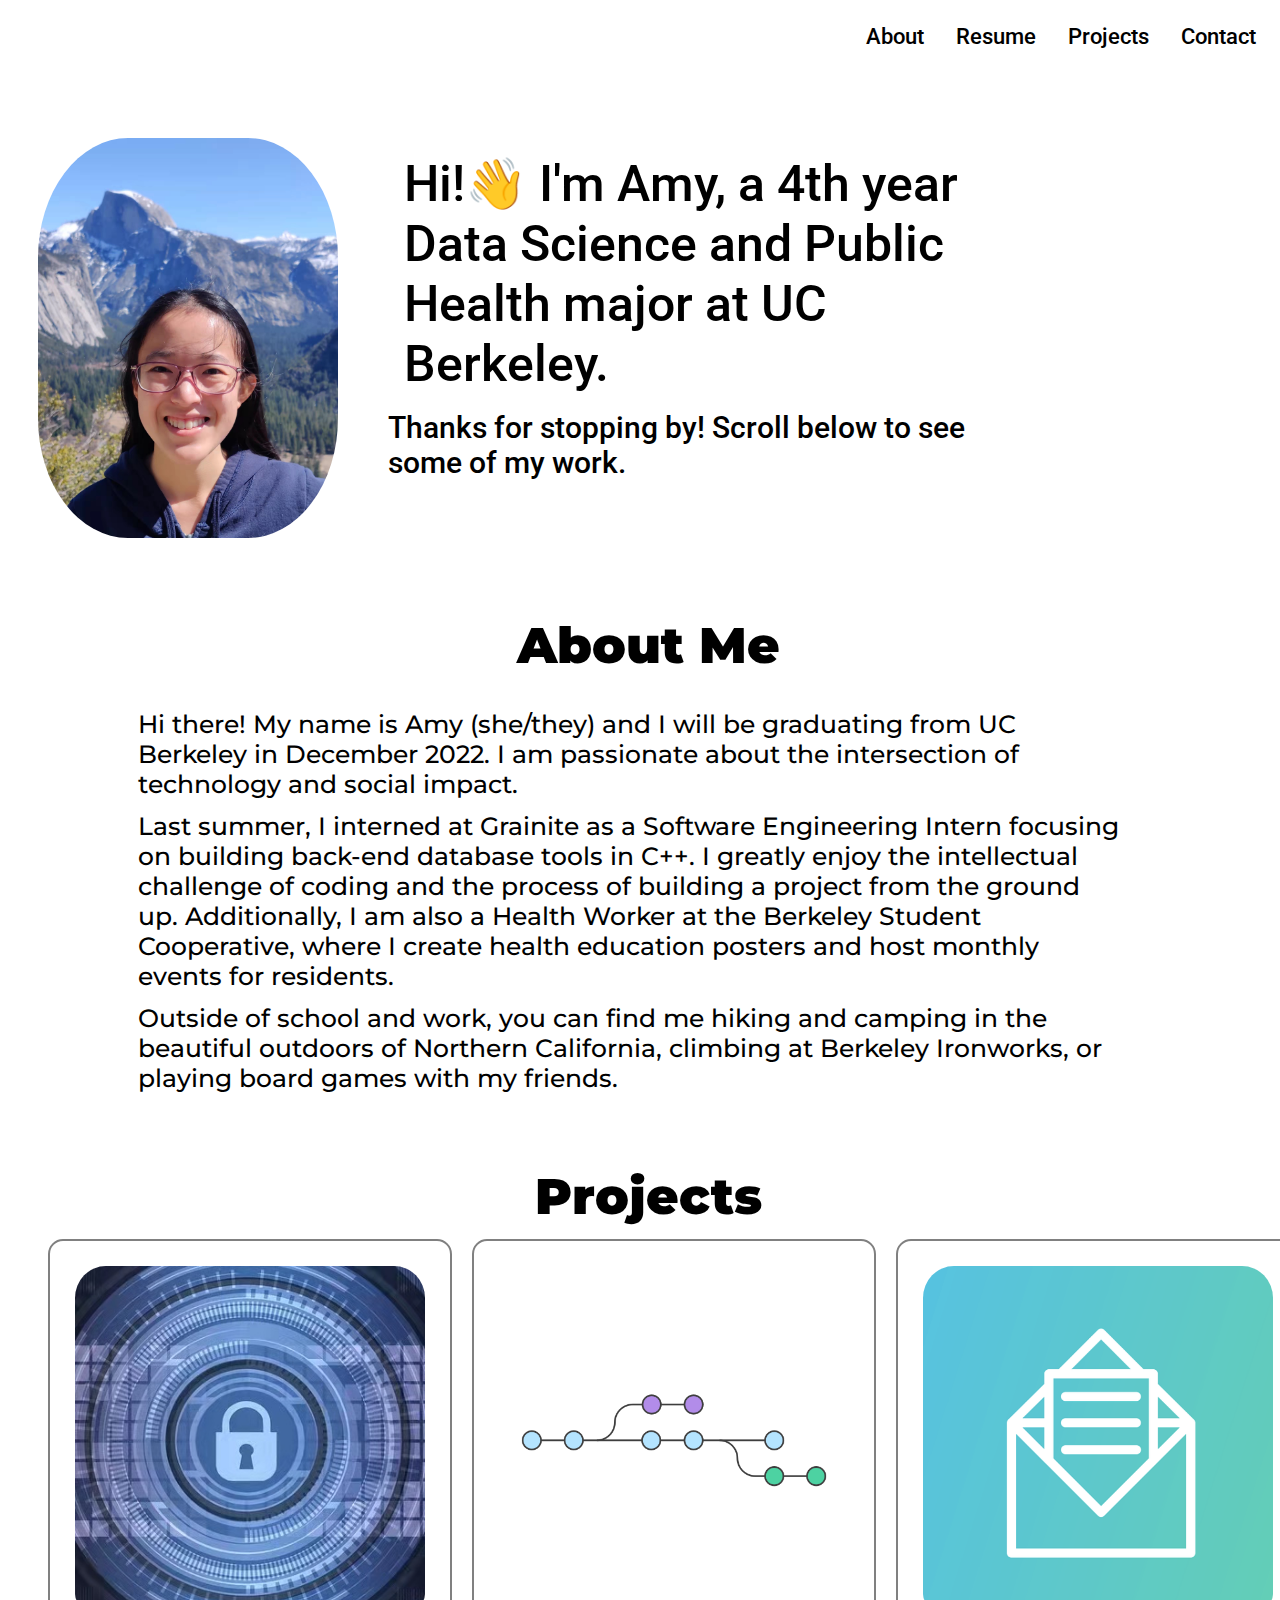
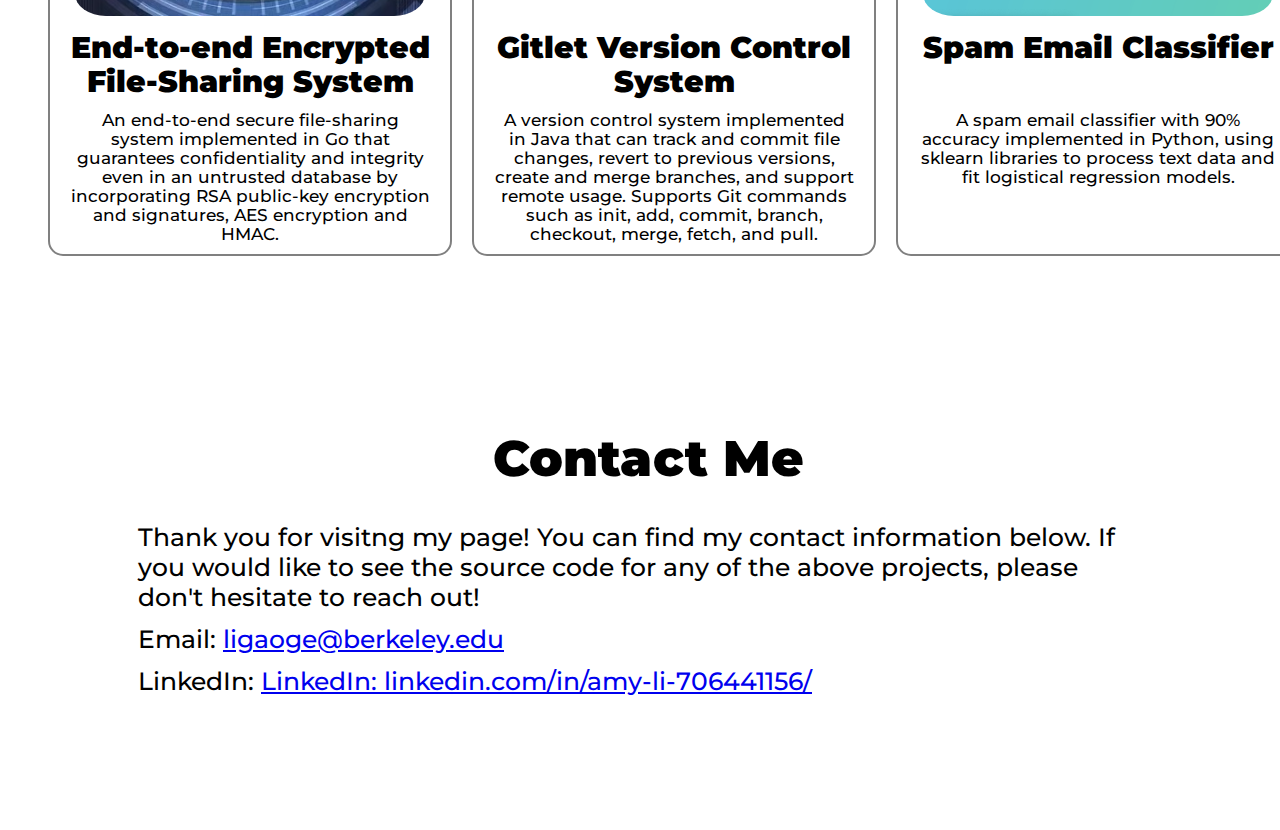
<file: index.html>
<!--
    Please note that this HTML template is a starting point!
    It is absolutely not comprehensive, and you will almost surely have to add more.
-->
<!DOCTYPE html>
<html lang="en">

<head>
    <meta charset="UTF-8">
    <meta http-equiv="X-UA-Compatible" content="IE=edge">
    <meta name="viewport" content="width=device-width, initial-scale=1.0">
    <link rel="stylesheet" href="./main.css">
    <link href='https://fonts.googleapis.com/css?family=Roboto' rel='stylesheet'>
    <link href='https://fonts.googleapis.com/css?family=Montserrat' rel='stylesheet'>
    <title>Amy's personal website: home page</title>
</head>
<body>
    <div class="splash-page">
        <div class="navbar">
            <div class="logo"></div>
            <ul class="nav">
                <li class="nav-button"><a href="./index.html">About</a></li>
                <li class="nav-button"><a href="./resume.pdf">Resume</a></li>
                <li class="nav-button"><a href="#projects">Projects</a></li>
                <li class="nav-button"><a href="#contact">Contact</a></li>
            </ul>
        </div>
        <div class="container">
            <div class="me"><img src="./resources/me.jpeg"></div>
            <div class="inner-container">
                <div class="headline">Hi!👋 I'm Amy, a 4th year Data Science and Public Health major at UC Berkeley.</div>
                <div class="sub-headline">Thanks for stopping by! Scroll below to see some of my work. </div>
            </div>
        </div>

        <div class="inner-container">
            <div class="section-title center">About Me</div>
            <div class="about-me center">   Hi there! My name is Amy (she/they) and I will be graduating from UC Berkeley in December 2022.
                I am passionate about the intersection of technology and social impact. 
            </div>
            <div class="about-me">
                    Last summer, I interned at Grainite as a Software Engineering Intern focusing on building
                back-end database tools in C++. I greatly enjoy the intellectual challenge of coding and 
                the process of building a project from the ground up. Additionally, I am also a Health Worker
                at the Berkeley Student Cooperative, where I create health education posters and host monthly
                events for residents. 
            </div>
            <div class="about-me">
                    Outside of school and work, you can find me hiking and camping in the beautiful outdoors of Northern California,
                climbing at Berkeley Ironworks, or playing board games with my friends. 
            </div>
        </div>
    </div>

    <div class="inner-container">
        <div class="section-title center" id="projects">Projects</div>
    </div>
    <div class="container">
        <div class="proj-col">
            <div class="thumbnail"><img src="./resources/161.jpeg"/></div>
            <div class="proj-name">End-to-end Encrypted File-Sharing System</div>
            <div class="proj-description">An end-to-end secure file-sharing system implemented in Go that guarantees confidentiality and integrity even in an untrusted database by incorporating RSA public-key encryption and signatures, AES encryption and HMAC.</div>
        </div>
        <div class="proj-col">
            <div class="thumbnail"><img src="./resources/git.png"/></div>
            <div class="proj-name">Gitlet Version Control System</div>
            <div class="proj-description">A version control system implemented in Java that can track and commit file changes, revert to previous versions, create and merge branches, and support remote usage. Supports Git commands such as init, add, commit, branch, checkout, merge, fetch, and pull. </div>
        </div>
        <div class="proj-col">
            <div class="thumbnail"><img src="./resources/email.png"/></div>
            <div class="proj-name">Spam Email Classifier</div>
            <div class="proj-description">A spam email classifier with 90% accuracy implemented in Python, using sklearn libraries to process text data and fit logistical regression models. </div>
        </div>
    </div>

    <div class="inner-container">
        <div class="section-title center">Contact Me</div>
    </div>

    <div class="inner-container center" id="contact">
        <div class="about-me">Thank you for visitng my page! You can find my contact information below.
            If you would like to see the source code for any of the above projects, please don't hesitate to reach out!
        </div>
        <div class="about-me">Email: <a href = "mailto: ligaoge@berkeley.edu">ligaoge@berkeley.edu</a></div>
        <div class="about-me">LinkedIn: <a href = "https://www.linkedin.com/in/amy-li-706441156/">LinkedIn: linkedin.com/in/amy-li-706441156/ </a></div>
    </div>

</body>
</html>
</file>
<file: main.css>
ul {
    list-style-type: none;
    display:flex;
    margin: 0;
    padding: 0;
    overflow: hidden;
    background-color: #FFFFFF;
  }
  
.nav {
    float: right;
}

.container {
    display: flex;
    flex-direction: row;
    padding: 30px;
}

.inner-container {
    padding-left: 50px;
    display: flex;
    flex-direction: column;
    flex-grow:2;
}

.me img{
    position: relative;
    top: 100px;
    display: flex;
	width: 300px;
    height: auto;
    border-radius: 30%;
}

.nav-button a {
    display: inline-flex;
    color: white;
    text-align: center;
    padding: 16px;
    text-decoration: none;
    font-family: Roboto;
    font-style: normal;
    font-weight: 500;
    font-size: 22px;
    line-height: 25px;
    color: #000000;
}

.nav-button a:hover {
    color: #FFFFFF;
    background-color: #111111;
    border-radius: 10px;
}

.headline {
    position: relative;
    top: 100px;
    font-family: Roboto;
    font-style: normal;
    color: white;
    /** text-align: center; 
    position: relative;
    top: 200px;*/
    padding: 16px;
    text-decoration: none;
    font-weight: 500;
    font-size: 50px;
    line-height: 60px;
    width: 600px;
    color: #000000; 
}

.sub-headline {
    position: relative;
    top: 100px;
    font-family: Roboto;
    font-style: normal;
    color: white;
    /** text-align: center; 
    position: relative;
    top: 200px;*/
    padding-bottom: 25px;
    text-decoration: none;
    font-weight: 500;
    font-size: 30px;
    line-height: 35px;
    color: #000000; 
    padding-right: 50px;
}

.about-me {
    position: relative;
    top: 80px;
    font-family: Montserrat;
    font-style: normal;
    color: white;
    padding: 6px;
    padding-left: 80px;
    padding-right: 150px;
    text-decoration: none;
    font-weight: 500;
    font-size: 25px;
    line-height: 30px;
    color: #000000; 
}

.portfolio {
    display: flex;
    position: relative;
    padding: 10px;
    justify-content: space-around;
    flex-direction: row;
}

.proj-col {
    display: flex;
    position: relative;
    top: 15px;
    margin: 10px;
    margin-top: 20px;
    padding: 20px;
    flex-direction: column;
    border: solid grey;
    border-width: 2px;
    border-radius: 15px;
}

.proj-col:hover{
    display: flex;
    margin: 20px;
    position: relative;
    top: 15px;
    margin: 10px;
    margin-top: 20px;
    padding: 20px;
    flex-direction: column;
    border: solid grey;
    border-width: 2px;
    border-radius: 15px;
    box-shadow: 0 0 7px rgba(81, 203, 238, 1);
}

.proj-name {
    display: block;
    height: 70px;
    font-family: Montserrat;
    font-style: bold;
    font-weight: 1000;
    font-size: 30px;
    line-height: 34px;
    text-align: center;
    color: #000000;
}

.proj-description {
    position: relative;
    top: 10px;
    font-family: Montserrat;
    font-style: normal;
    font-weight: 500;
    font-size: 17px;
    line-height: 19px;
    text-align: center;
    color: #000000;    
}

.thumbnail img {
    display: block;
    margin-left: auto;
    margin-right: auto;
    width: 350px;
    padding: 5px;
    padding-bottom: 15px;
    border-radius: 10%;
}

.section-title {
    position: relative;
    top: 100px;
    font-family: Montserrat;
    font-style: bold;
    color: white;
    /** text-align: center; 
    position: relative;
    top: 200px;*/
    padding: 50px;
    padding-left: 16px;
    text-decoration: none;
    font-weight: 1000;
    font-size: 50px;
    line-height: 55px;
    color: #000000; 
}

.center{
    display: block;
    margin-left: auto;
    margin-right: auto;
}

body {
    padding-bottom: 200px;
}
</file>
